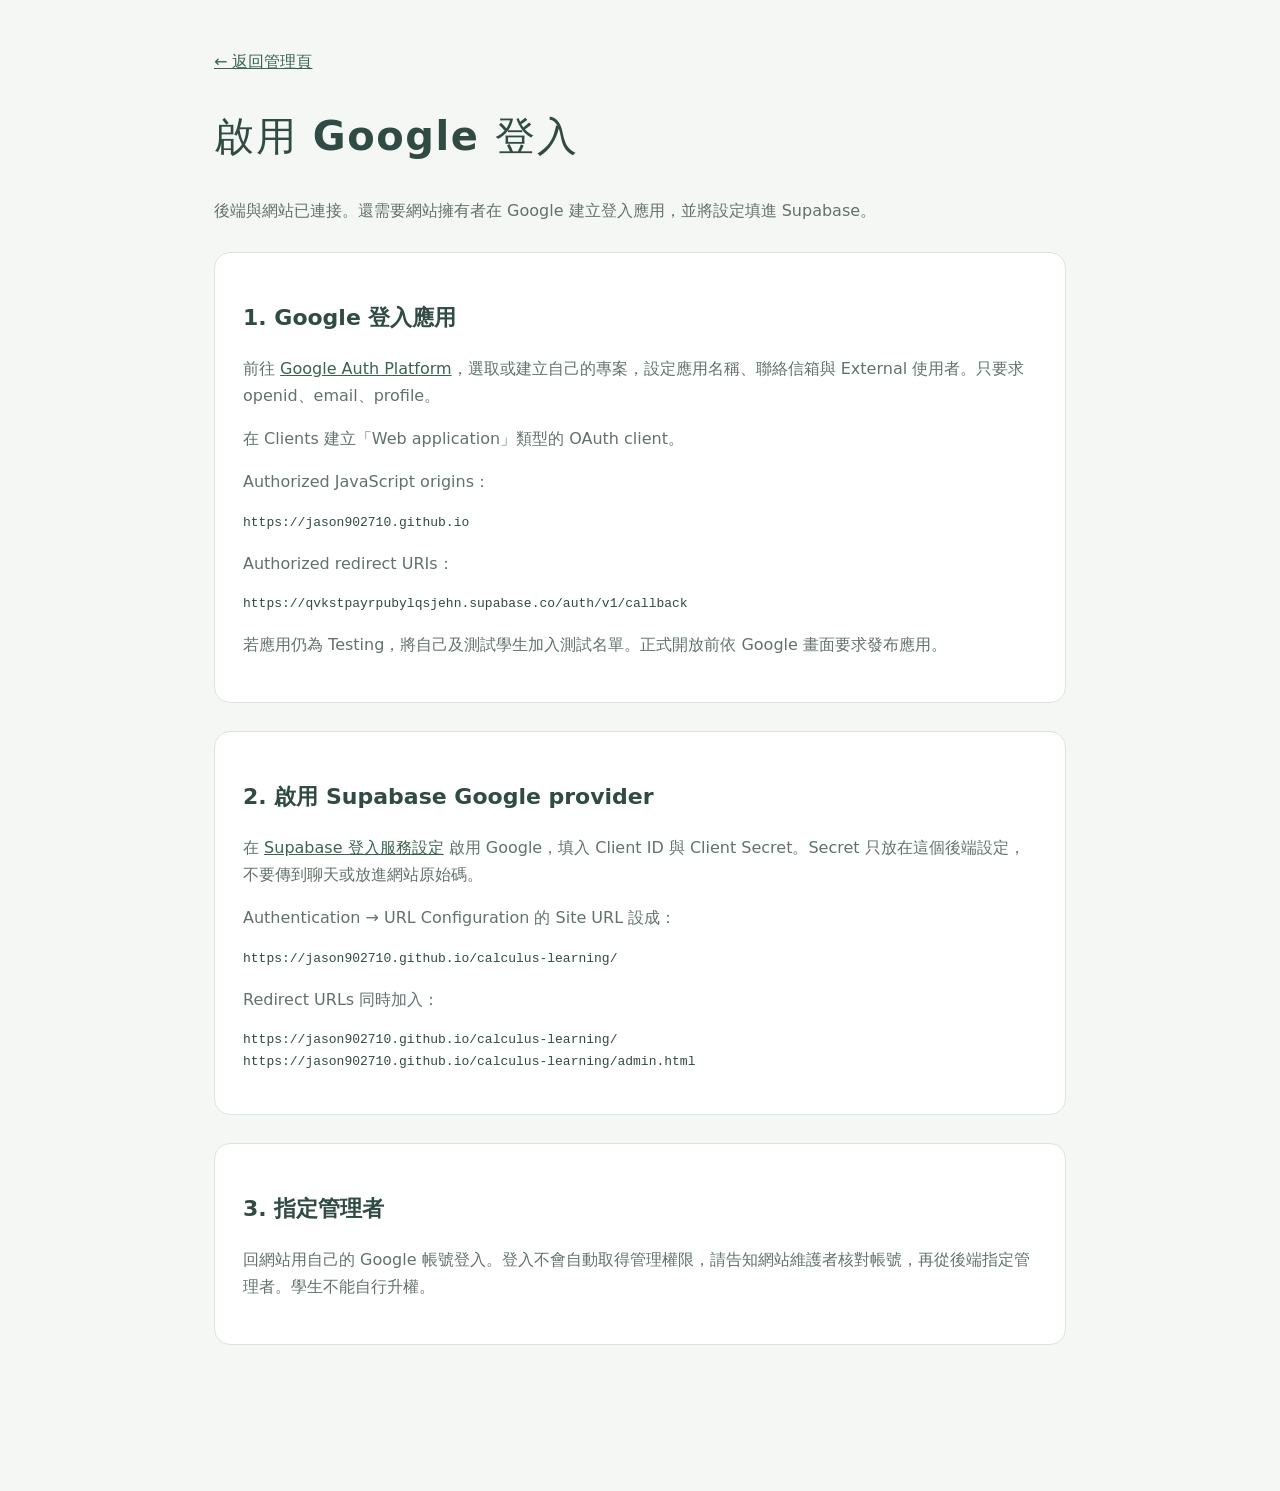
<file: login-setup.html>
<!doctype html><html lang="zh-Hant"><head><meta charset="utf-8"><meta name="viewport" content="width=device-width,initial-scale=1"><title>啟用 Google 登入｜循理</title><link rel="stylesheet" href="admin.css"></head><body><main><a href="admin.html">← 返回管理頁</a><h1>啟用 Google 登入</h1><p>後端與網站已連接。還需要網站擁有者在 Google 建立登入應用，並將設定填進 Supabase。</p><section><h2>1. Google 登入應用</h2><p>前往 <a href="https://console.cloud.google.com/auth/overview" target="_blank" rel="noopener">Google Auth Platform</a>，選取或建立自己的專案，設定應用名稱、聯絡信箱與 External 使用者。只要求 openid、email、profile。</p><p>在 Clients 建立「Web application」類型的 OAuth client。</p><p>Authorized JavaScript origins：</p><pre>https://jason902710.github.io</pre><p>Authorized redirect URIs：</p><pre style="white-space:pre-wrap;overflow-wrap:anywhere">https://qvkstpayrpubylqsjehn.supabase.co/auth/v1/callback</pre><p>若應用仍為 Testing，將自己及測試學生加入測試名單。正式開放前依 Google 畫面要求發布應用。</p></section><section><h2>2. 啟用 Supabase Google provider</h2><p>在 <a href="https://supabase.com/dashboard/project/qvkstpayrpubylqsjehn/auth/providers" target="_blank" rel="noopener">Supabase 登入服務設定</a> 啟用 Google，填入 Client ID 與 Client Secret。Secret 只放在這個後端設定，不要傳到聊天或放進網站原始碼。</p><p>Authentication → URL Configuration 的 Site URL 設成：</p><pre>https://jason902710.github.io/calculus-learning/</pre><p>Redirect URLs 同時加入：</p><pre style="white-space:pre-wrap;overflow-wrap:anywhere">https://jason902710.github.io/calculus-learning/
https://jason902710.github.io/calculus-learning/admin.html</pre></section><section><h2>3. 指定管理者</h2><p>回網站用自己的 Google 帳號登入。登入不會自動取得管理權限，請告知網站維護者核對帳號，再從後端指定管理者。學生不能自行升權。</p></section></main></body></html>
</file>
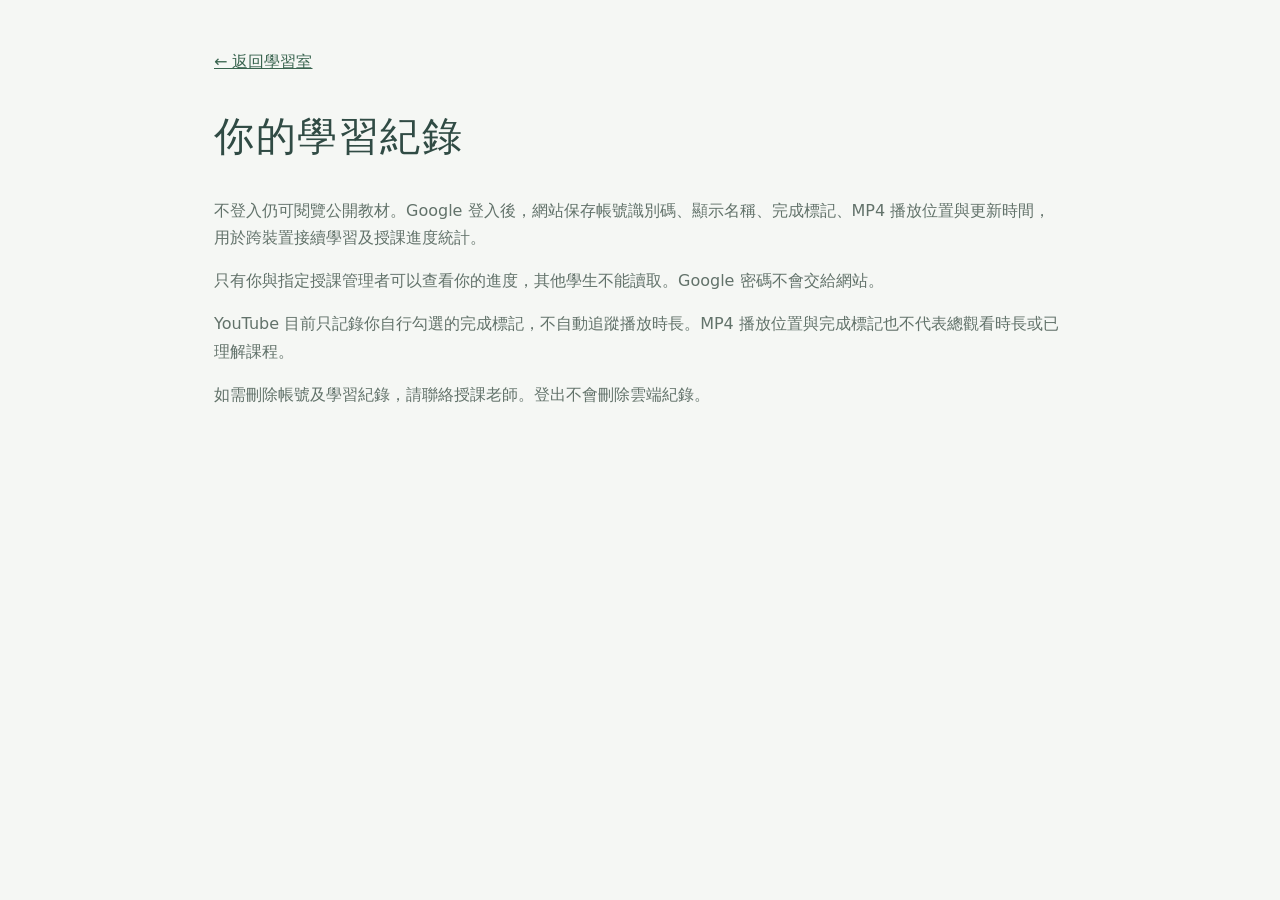
<file: privacy.html>
<!doctype html><html lang="zh-Hant"><head><meta charset="utf-8"><meta name="viewport" content="width=device-width,initial-scale=1"><title>觀看紀錄說明｜循理</title><link rel="stylesheet" href="admin.css"></head><body><main><a href="./">← 返回學習室</a><h1>你的學習紀錄</h1><p>不登入仍可閱覽公開教材。Google 登入後，網站保存帳號識別碼、顯示名稱、完成標記、MP4 播放位置與更新時間，用於跨裝置接續學習及授課進度統計。</p><p>只有你與指定授課管理者可以查看你的進度，其他學生不能讀取。Google 密碼不會交給網站。</p><p>YouTube 目前只記錄你自行勾選的完成標記，不自動追蹤播放時長。MP4 播放位置與完成標記也不代表總觀看時長或已理解課程。</p><p>如需刪除帳號及學習紀錄，請聯絡授課老師。登出不會刪除雲端紀錄。</p></main></body></html>
</file>
<file: admin.css>
:root{font-family:system-ui,"Microsoft JhengHei",sans-serif;color:#304b44;background:#f5f7f4;line-height:1.7}*{box-sizing:border-box}body{margin:0}header{display:flex;justify-content:space-between;padding:22px max(24px,calc((100% - 900px)/2));border-bottom:1px solid #dce5dd;background:white}a{color:#39644f}main{max-width:900px;margin:48px auto;padding:0 24px 70px}h1{font-size:clamp(26px,5vw,40px);font-weight:550;letter-spacing:.04em}h2{font-size:22px}.eyebrow{font-size:12px;letter-spacing:.2em;color:#718776}section{padding:28px;border:1px solid #dce5dd;border-radius:16px;background:white;margin:28px 0}p,.muted{color:#62726a}.muted{font-size:13px}label{display:block;font-size:14px;margin:16px 0}input,select{display:block;width:100%;padding:12px;margin-top:8px;border:1px solid #cdd9d0;border-radius:7px;font:inherit;background:white;color:inherit}button{font:inherit;padding:10px 18px;border:0;border-radius:7px;background:#3d6452;color:white;cursor:pointer}.secondary{background:#edf2ed;color:#3d6452}button:disabled{opacity:.5;cursor:wait}button:focus-visible,a:focus-visible,summary:focus-visible{outline:3px solid #a8c5ad;outline-offset:3px}summary{cursor:pointer}details{background:#f3f6f1;padding:16px;border-radius:8px}li{margin:10px 0}.bar,.file-row{display:flex;align-items:center;justify-content:space-between;gap:14px}.fields{display:grid;grid-template-columns:1fr 1fr;gap:20px}.file-row{padding:20px 0;border-top:1px solid #dce5dd}.file-row span{display:block;font-size:13px;color:#718776}.file-row button{background:#fff3f0;color:#985943;white-space:nowrap}.file-row a{font-size:14px;margin-right:12px}#file-list{margin-top:30px}#status{white-space:pre-wrap}#status.error{color:#a14332}[hidden]{display:none!important}@media(max-width:600px){header{padding:16px;font-size:13px}main{margin-top:30px;padding:0 16px 40px}section{padding:20px}.fields{grid-template-columns:1fr;gap:0}.file-row{align-items:flex-start;flex-wrap:wrap}}
</file>
